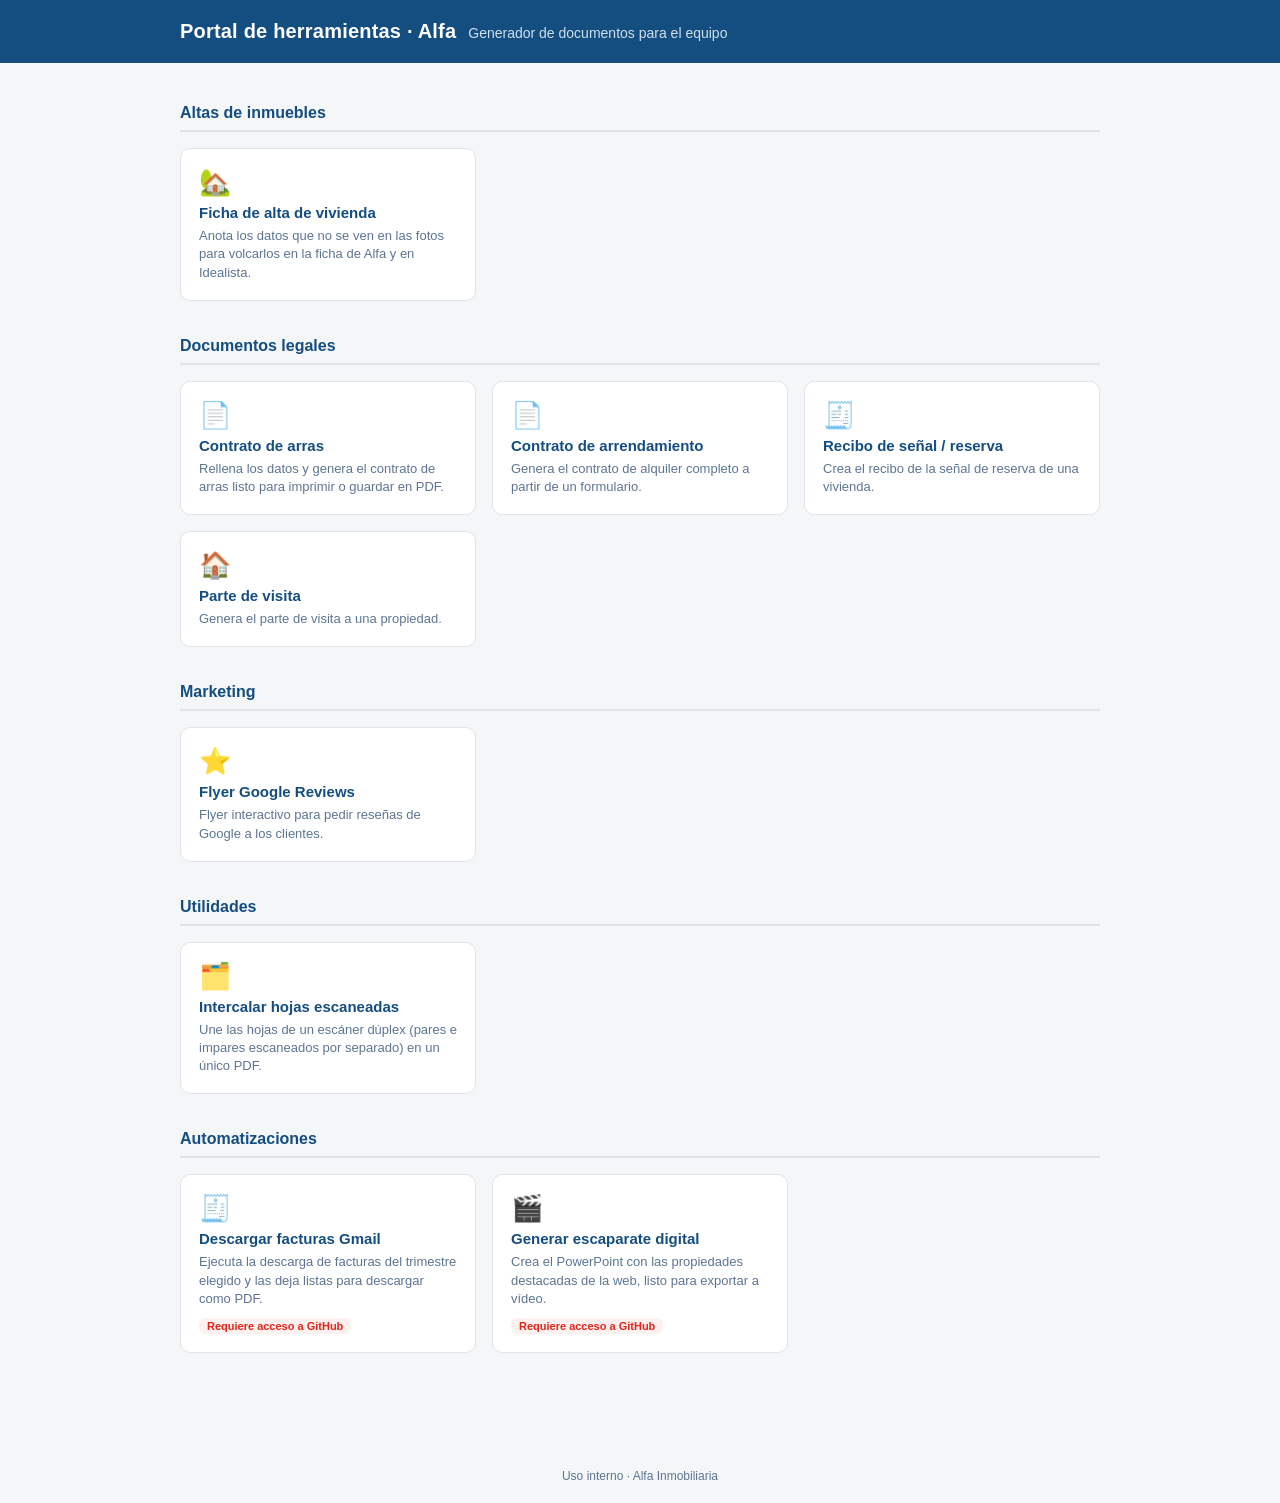
<file: index.html>
<!DOCTYPE html>
<html lang="es">
<head>
<meta charset="UTF-8">
<meta name="viewport" content="width=device-width, initial-scale=1.0">
<meta name="robots" content="noindex, nofollow">
<link rel="icon" type="image/png" sizes="32x32" href="assets/favicon-32.png">
<link rel="icon" type="image/png" sizes="512x512" href="assets/favicon-512.png">
<link rel="apple-touch-icon" sizes="180x180" href="assets/favicon-180.png">
<link rel="stylesheet" href="assets/estilo.css">
<title>Portal Alfa · Herramientas de la inmobiliaria</title>
<style>
  *{box-sizing:border-box;}
  body{
    margin:0;
    font-family:var(--fuente);
    background:var(--gray-row);
    color:var(--ink);
  }
  header{
    background:var(--blue-dark);
    color:#fff;
    padding:20px 0;
  }
  .barra{
    max-width:960px;
    margin:0 auto;
    padding:0 20px;
    display:flex;
    align-items:baseline;
    gap:12px;
    flex-wrap:wrap;
  }
  header h1{
    margin:0;
    font-size:20px;
    font-weight:600;
    letter-spacing:.2px;
  }
  header p{
    margin:0;
    font-size:14px;
    color:var(--azul-claro);
  }
  main{
    max-width:960px;
    margin:0 auto;
    padding:28px 20px 60px;
  }
  section{margin-bottom:36px;}
  section h2{
    font-size:16px;
    color:var(--blue-dark);
    border-bottom:2px solid var(--gray-border);
    padding-bottom:8px;
    margin-bottom:16px;
  }
  .grid{
    display:grid;
    grid-template-columns:repeat(auto-fill, minmax(240px, 1fr));
    gap:16px;
  }
  .card{
    background:#fff;
    border:1px solid var(--gray-border);
    border-radius:10px;
    padding:18px;
    text-decoration:none;
    color:var(--ink);
    display:flex;
    flex-direction:column;
    gap:6px;
    transition:box-shadow .15s ease, transform .15s ease;
  }
  .card:hover{
    box-shadow:0 4px 14px rgba(20,77,128,0.15);
    transform:translateY(-2px);
    border-color:var(--blue);
  }
  .card .icon{font-size:26px;}
  .card h3{
    margin:0;
    font-size:15px;
    color:var(--blue-dark);
  }
  .card p{
    margin:0;
    font-size:13px;
    color:var(--muted);
    line-height:1.4;
  }
  .badge{
    display:inline-block;
    font-size:11px;
    font-weight:bold;
    color:var(--orange);
    background:var(--orange-bg);
    border-radius:6px;
    padding:2px 8px;
    margin-top:4px;
    align-self:flex-start;
  }
  footer{
    text-align:center;
    font-size:12px;
    color:var(--muted);
    padding:20px;
  }
</style>
</head>
<body>
<header>
  <div class="barra">
    <h1>Portal de herramientas · Alfa</h1>
    <p>Generador de documentos para el equipo</p>
  </div>
</header>
<main>
  <section>
    <h2>Altas de inmuebles</h2>
    <div class="grid">
      <a class="card" href="documentos/ficha-alta-vivienda.html">
        <span class="icon">🏡</span>
        <h3>Ficha de alta de vivienda</h3>
        <p>Anota los datos que no se ven en las fotos para volcarlos en la ficha de Alfa y en Idealista.</p>
      </a>
    </div>
  </section>

  <section>
    <h2>Documentos legales</h2>
    <div class="grid">
      <a class="card" href="documentos/contrato-de-arras.html">
        <span class="icon">📄</span>
        <h3>Contrato de arras</h3>
        <p>Rellena los datos y genera el contrato de arras listo para imprimir o guardar en PDF.</p>
      </a>
      <a class="card" href="documentos/contrato-de-arrendamiento.html">
        <span class="icon">📄</span>
        <h3>Contrato de arrendamiento</h3>
        <p>Genera el contrato de alquiler completo a partir de un formulario.</p>
      </a>
      <a class="card" href="documentos/recibo-de-reserva.html">
        <span class="icon">🧾</span>
        <h3>Recibo de señal / reserva</h3>
        <p>Crea el recibo de la señal de reserva de una vivienda.</p>
      </a>
      <a class="card" href="documentos/parte-de-visita.html">
        <span class="icon">🏠</span>
        <h3>Parte de visita</h3>
        <p>Genera el parte de visita a una propiedad.</p>
      </a>
    </div>
  </section>

  <section>
    <h2>Marketing</h2>
    <div class="grid">
      <a class="card" href="documentos/flyer-google-reviews.html">
        <span class="icon">⭐</span>
        <h3>Flyer Google Reviews</h3>
        <p>Flyer interactivo para pedir reseñas de Google a los clientes.</p>
      </a>
    </div>
  </section>

  <section>
    <h2>Utilidades</h2>
    <div class="grid">
      <a class="card" href="documentos/intercalar-hojas-escaneadas.html">
        <span class="icon">🗂️</span>
        <h3>Intercalar hojas escaneadas</h3>
        <p>Une las hojas de un escáner dúplex (pares e impares escaneados por separado) en un único PDF.</p>
      </a>
    </div>
  </section>

  <section>
    <h2>Automatizaciones</h2>
    <div class="grid">
      <a class="card" href="https://github.com/FALWHITE/alfa-automatizaciones/actions/workflows/facturas.yml" target="_blank" rel="noopener">
        <span class="icon">🧾</span>
        <h3>Descargar facturas Gmail</h3>
        <p>Ejecuta la descarga de facturas del trimestre elegido y las deja listas para descargar como PDF.</p>
        <span class="badge">Requiere acceso a GitHub</span>
      </a>
      <a class="card" href="https://github.com/FALWHITE/alfa-automatizaciones/actions/workflows/escaparate-digital.yml" target="_blank" rel="noopener">
        <span class="icon">🎬</span>
        <h3>Generar escaparate digital</h3>
        <p>Crea el PowerPoint con las propiedades destacadas de la web, listo para exportar a vídeo.</p>
        <span class="badge">Requiere acceso a GitHub</span>
      </a>
    </div>
  </section>
</main>
<footer>
  Uso interno · Alfa Inmobiliaria
</footer>
</body>
</html>
</file>
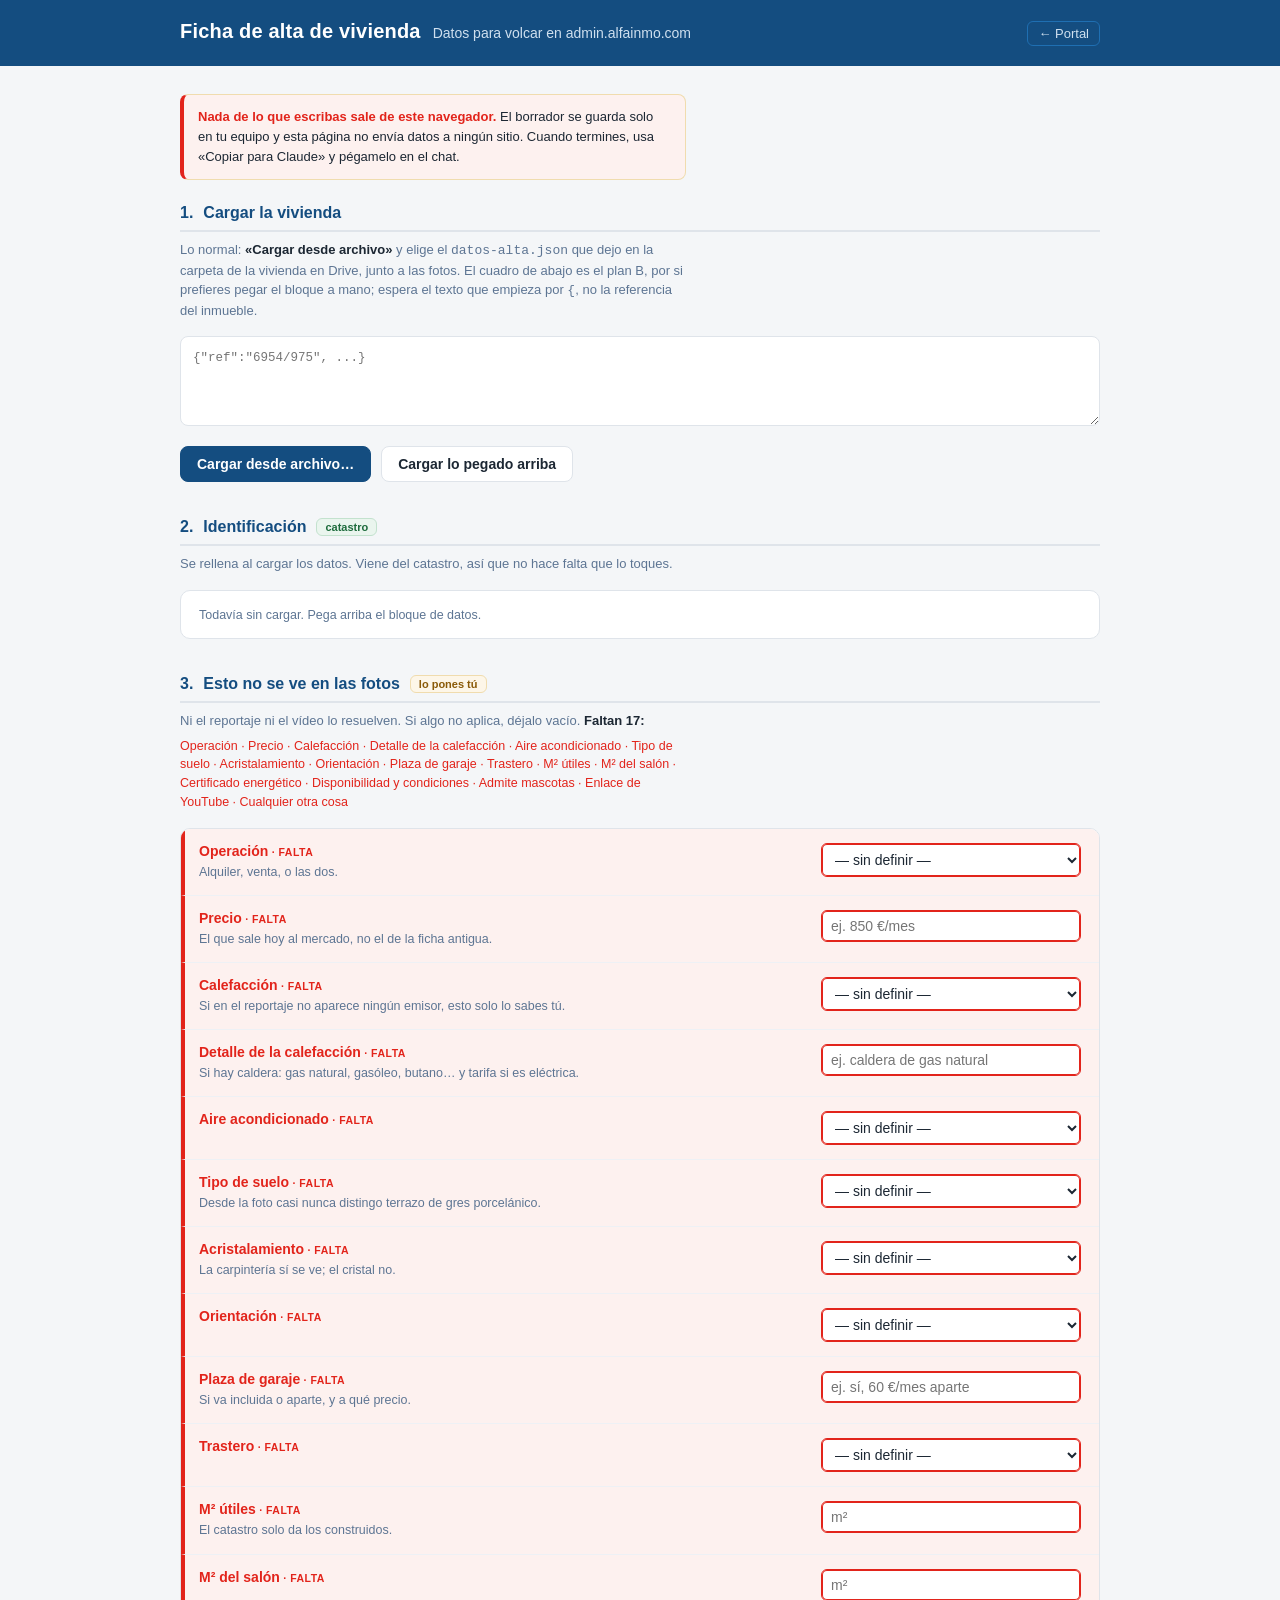
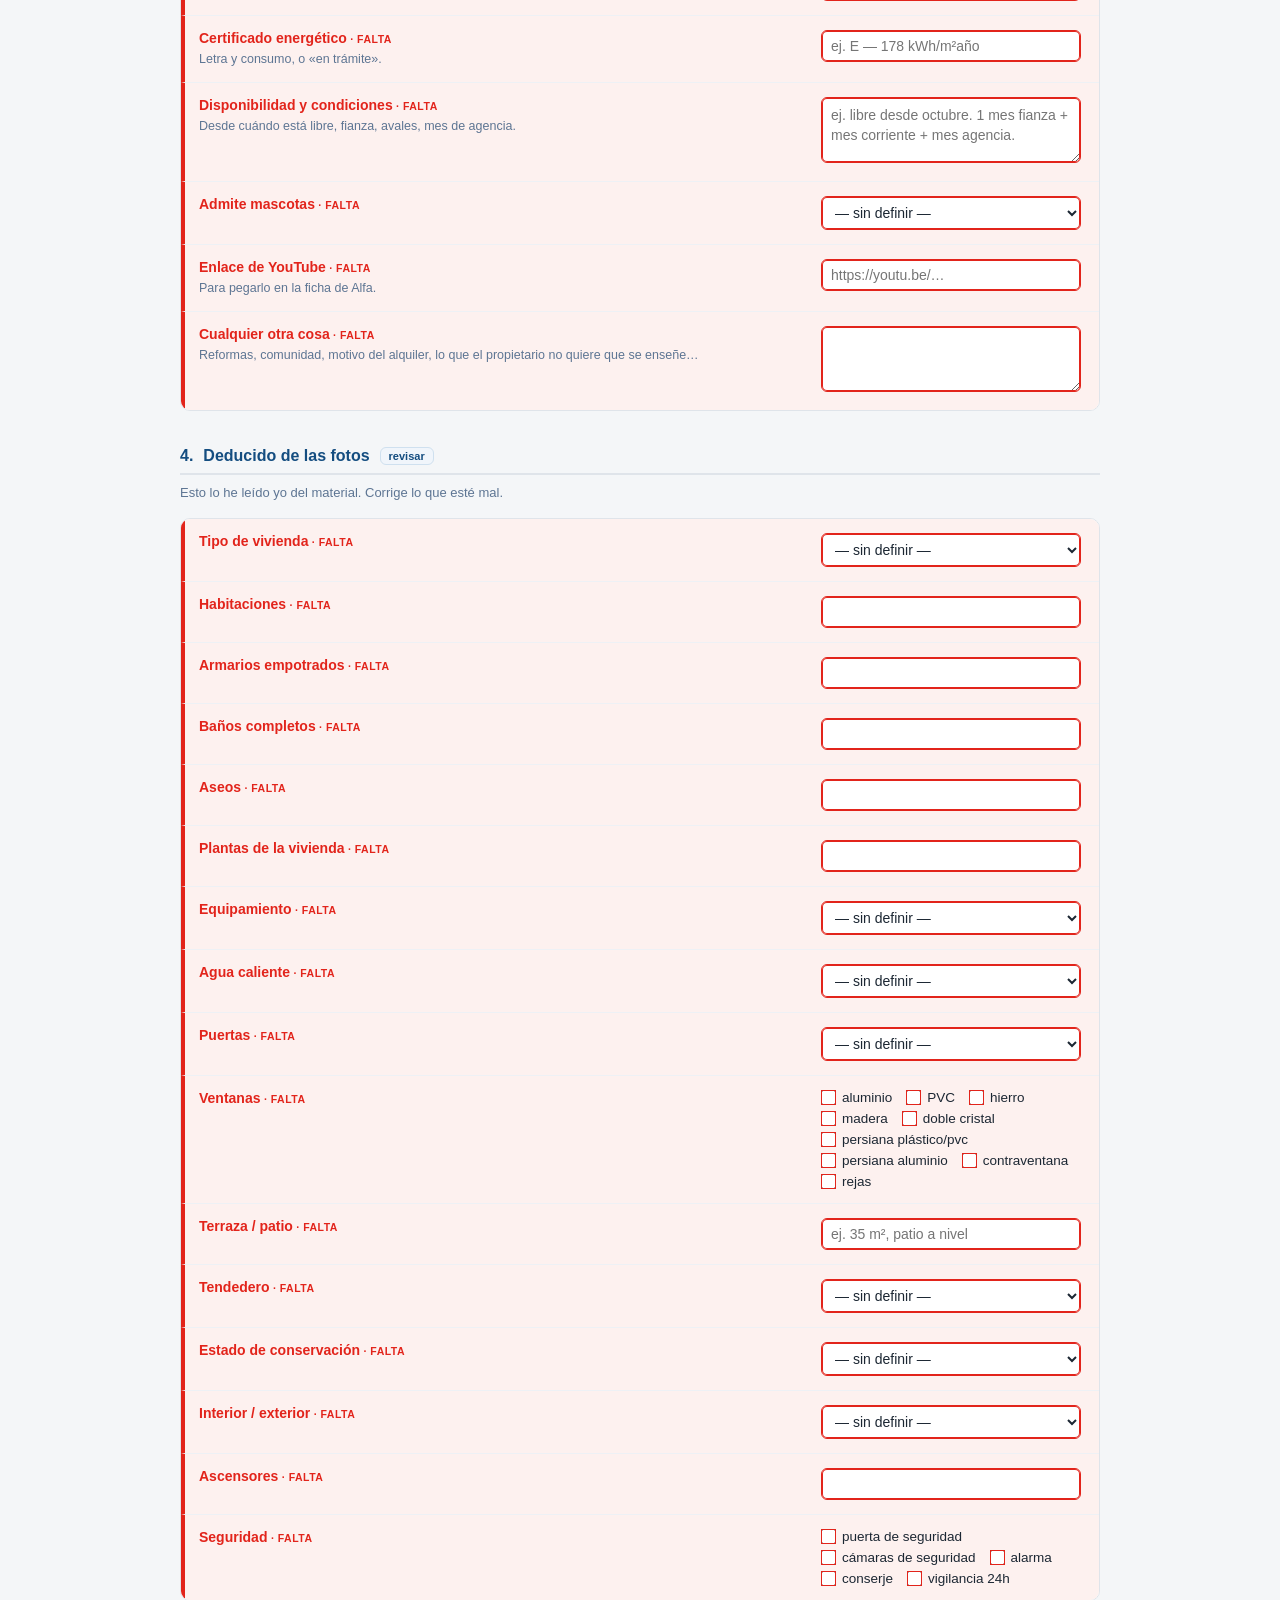
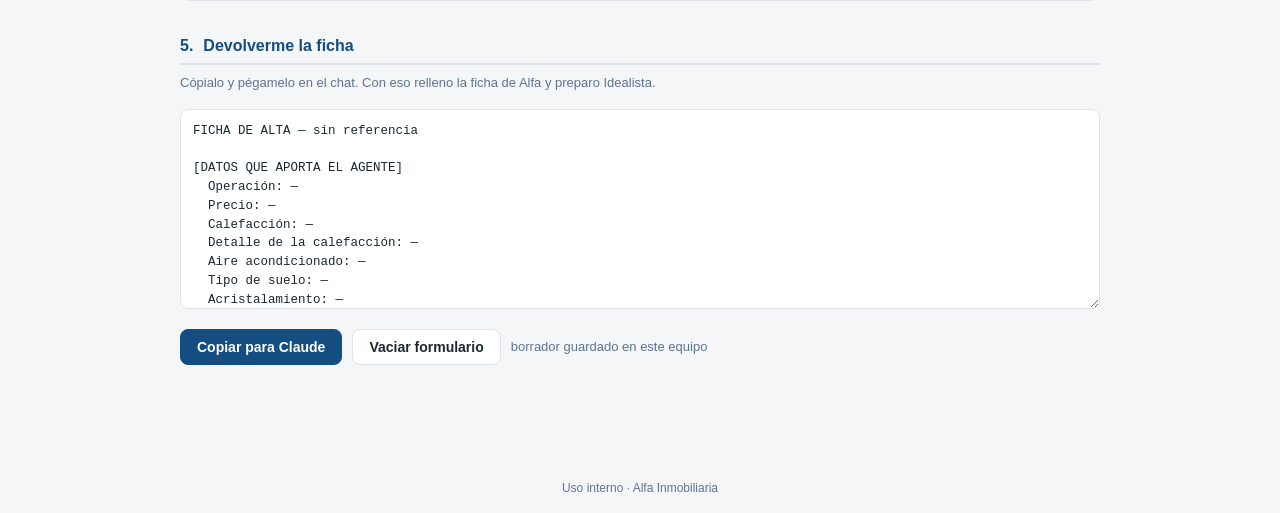
<file: documentos/ficha-alta-vivienda.html>
<!DOCTYPE html>
<html lang="es">
<head>
<meta charset="UTF-8">
<meta name="viewport" content="width=device-width, initial-scale=1.0">
<meta name="robots" content="noindex, nofollow">
<link rel="icon" type="image/png" sizes="32x32" href="../assets/favicon-32.png">
<link rel="icon" type="image/png" sizes="512x512" href="../assets/favicon-512.png">
<link rel="apple-touch-icon" sizes="180x180" href="../assets/favicon-180.png">
<link rel="stylesheet" href="../assets/estilo.css">
<title>Ficha de alta · Portal Alfa</title>
<style>
  *{box-sizing:border-box;}
  body{margin:0;font-family:var(--fuente);background:var(--gray-row);color:var(--ink);}
  header{background:var(--blue-dark);color:#fff;padding:20px 0;}
  .barra{max-width:960px;margin:0 auto;padding:0 20px;display:flex;align-items:baseline;gap:12px;flex-wrap:wrap;}
  header h1{margin:0;font-size:20px;font-weight:600;letter-spacing:.2px;}
  header p{margin:0;font-size:14px;color:var(--azul-claro);}
  header a.volver{margin-left:auto;color:var(--azul-claro);font-size:13px;text-decoration:none;border:1px solid var(--azul);border-radius:6px;padding:4px 10px;}
  header a.volver:hover{background:var(--azul);color:#fff;}
  main{max-width:960px;margin:0 auto;padding:28px 20px 60px;}
  section{margin-bottom:36px;}
  section h2{font-size:16px;color:var(--blue-dark);border-bottom:2px solid var(--gray-border);padding-bottom:8px;margin-bottom:8px;display:flex;align-items:center;gap:10px;flex-wrap:wrap;}
  .nota{font-size:13px;color:var(--muted);line-height:1.5;margin:0 0 16px;max-width:70ch;}
  .nota b{color:var(--ink);}

  .etiqueta{font-size:11px;font-weight:bold;border-radius:6px;padding:2px 8px;border:1px solid;}
  .etiqueta.falta{color:var(--ambar);background:var(--ambar-fondo);border-color:var(--ambar-borde);}
  .etiqueta.rev{color:var(--blue-dark);background:var(--azul-tenue);border-color:var(--azul-claro);}
  .etiqueta.ok{color:var(--verde);background:var(--verde-fondo);border-color:var(--verde-borde);}

  .panel{background:#fff;border:1px solid var(--gray-border);border-radius:10px;overflow:hidden;}
  .fila{display:grid;grid-template-columns:1fr 260px;gap:10px 20px;align-items:start;padding:14px 18px;border-top:1px solid var(--gris-linea);}
  .fila:first-child{border-top:none;}
  .fila.pendiente{background:var(--ambar-fondo);}

  /* Lo que falta: rojo, y solo en lo que está de verdad vacío */
  .fila[data-vacio="1"]{background:var(--rojo-fondo);border-left:4px solid var(--rojo);padding-left:14px;}
  .fila[data-vacio="1"] .nombre{color:var(--rojo);}
  .fila[data-vacio="1"] .nombre::after{content:" · FALTA";font-size:10.5px;font-weight:bold;letter-spacing:.5px;}
  .fila[data-vacio="1"] input,.fila[data-vacio="1"] select,.fila[data-vacio="1"] textarea{border-color:var(--rojo);box-shadow:inset 0 0 0 1px var(--rojo);}
  .fila[data-vacio="0"] .nombre::after{content:" \2713";color:var(--verde);font-weight:bold;}
  .resumen-falta{color:var(--rojo);font-weight:bold;}
  .resumen-falta.completo{color:var(--verde);}
  .lista-falta{display:block;margin-top:6px;color:var(--rojo);font-size:12.5px;line-height:1.5;}
  .campo{min-width:0;}
  .campo .nombre{font-size:14px;font-weight:bold;display:block;margin-bottom:3px;}
  .campo .pista{font-size:12.5px;color:var(--muted);line-height:1.45;}
  .campo .pista code{background:var(--gray-row);border:1px solid var(--gray-border);border-radius:3px;padding:0 4px;font-size:11.5px;}
  .valor input,.valor select,.valor textarea{width:100%;font-family:inherit;font-size:14px;color:var(--ink);background:#fff;border:1px solid var(--gray-border);border-radius:6px;padding:7px 9px;}
  .valor textarea{min-height:66px;resize:vertical;line-height:1.45;}
  .valor input:focus,.valor select:focus,.valor textarea:focus{outline:2px solid var(--blue);outline-offset:1px;border-color:var(--blue);}
  .marcas{display:flex;flex-wrap:wrap;gap:6px 14px;}
  .marcas label{display:flex;align-items:center;gap:6px;font-size:13.5px;color:var(--ink);cursor:pointer;}
  .marcas input{width:15px;height:15px;accent-color:var(--blue);margin:0;cursor:pointer;}
  .solo-lectura{font-size:13.5px;color:var(--muted);word-break:break-word;padding-top:7px;}

  .acciones{display:flex;gap:10px;flex-wrap:wrap;align-items:center;margin-top:16px;}
  button{font-family:inherit;font-size:14px;font-weight:bold;border-radius:8px;padding:9px 16px;cursor:pointer;border:1px solid var(--gray-border);background:#fff;color:var(--ink);}
  button:hover{border-color:var(--blue);color:var(--blue-dark);}
  button.principal{background:var(--blue-dark);border-color:var(--blue-dark);color:#fff;}
  button.principal:hover{background:var(--blue);border-color:var(--blue);color:#fff;}
  button:focus-visible,.boton-archivo:focus-visible{outline:2px solid var(--blue);outline-offset:2px;}
  .boton-archivo{display:inline-block;font-family:inherit;font-size:14px;font-weight:bold;border-radius:8px;padding:9px 16px;cursor:pointer;background:var(--blue-dark);border:1px solid var(--blue-dark);color:#fff;}
  .boton-archivo:hover{background:var(--blue);border-color:var(--blue);}
  .estado{font-size:13px;color:var(--muted);}
  .estado.ok{color:var(--verde);}
  .estado.mal{color:var(--rojo);font-weight:bold;max-width:60ch;}

  .resumen{width:100%;min-height:200px;font-family:ui-monospace,"SF Mono",Menlo,Consolas,monospace;font-size:12.5px;line-height:1.5;border:1px solid var(--gray-border);border-radius:8px;padding:12px;background:#fff;color:var(--ink);resize:vertical;}
  .aviso{background:var(--orange-bg);border:1px solid var(--ambar-borde);border-left:4px solid var(--orange);border-radius:8px;padding:12px 14px;font-size:13px;line-height:1.55;color:var(--ink);margin-bottom:24px;max-width:70ch;}
  .aviso b{color:var(--orange);}
  .contador{font-size:13px;color:var(--muted);}
  footer{text-align:center;font-size:12px;color:var(--muted);padding:20px;}

  @media (max-width:640px){
    .fila{grid-template-columns:1fr;gap:8px;}
    header a.volver{margin-left:0;}
  }
</style>
</head>
<body>
<header>
  <div class="barra">
    <h1>Ficha de alta de vivienda</h1>
    <p>Datos para volcar en admin.alfainmo.com</p>
    <a class="volver" href="../index.html">← Portal</a>
  </div>
</header>

<main>
  <div class="aviso">
    <b>Nada de lo que escribas sale de este navegador.</b> El borrador se guarda solo en tu equipo y esta página no envía datos a ningún sitio. Cuando termines, usa «Copiar para Claude» y pégamelo en el chat.
  </div>

  <section>
    <h2><span class="n"></span>Cargar la vivienda</h2>
    <p class="nota">Lo normal: <b>«Cargar desde archivo»</b> y elige el <code>datos-alta.json</code> que dejo en la carpeta de la vivienda en Drive, junto a las fotos. El cuadro de abajo es el plan B, por si prefieres pegar el bloque a mano; espera el texto que empieza por <code>{</code>, no la referencia del inmueble.</p>
    <textarea class="resumen" id="entrada" style="min-height:90px" placeholder='{"ref":"6954/975", ...}'></textarea>
    <div class="acciones">
      <label class="boton-archivo" for="archivo">Cargar desde archivo…</label>
      <input type="file" id="archivo" accept=".json,application/json" hidden>
      <button type="button" id="btn-cargar">Cargar lo pegado arriba</button>
      <span class="estado" id="estado-carga"></span>
    </div>
  </section>

  <section>
    <h2><span class="n"></span>Identificación <span class="etiqueta ok">catastro</span></h2>
    <p class="nota" id="nota-cat">Se rellena al cargar los datos. Viene del catastro, así que no hace falta que lo toques.</p>
    <div class="panel" id="panel-cat"></div>
  </section>

  <section id="sec-hecho" hidden>
    <h2><span class="n"></span>Ya volcado en la ficha de Alfa <span class="etiqueta ok">para revisar</span></h2>
    <p class="nota">Esto ya está grabado en <b>admin.alfainmo.com</b>, con el inmueble todavía de baja. Repásalo y dime si algo no cuadra.</p>
    <div class="panel" id="panel-hecho"></div>
  </section>

  <section>
    <h2><span class="n"></span>Esto no se ve en las fotos <span class="etiqueta falta">lo pones tú</span></h2>
    <p class="nota">Ni el reportaje ni el vídeo lo resuelven. Si algo no aplica, déjalo vacío. <b id="contador" class="contador resumen-falta"></b><span class="lista-falta" id="lista-falta"></span></p>
    <div class="panel" id="panel-falta"></div>
  </section>

  <section>
    <h2><span class="n"></span>Deducido de las fotos <span class="etiqueta rev">revisar</span></h2>
    <p class="nota">Esto lo he leído yo del material. Corrige lo que esté mal.</p>
    <div class="panel" id="panel-deduc"></div>
  </section>

  <section>
    <h2><span class="n"></span>Devolverme la ficha</h2>
    <p class="nota">Cópialo y pégamelo en el chat. Con eso relleno la ficha de Alfa y preparo Idealista.</p>
    <textarea class="resumen" id="salida" readonly></textarea>
    <div class="acciones">
      <button type="button" class="principal" id="btn-copiar">Copiar para Claude</button>
      <button type="button" id="btn-vaciar">Vaciar formulario</button>
      <span class="estado" id="estado">borrador guardado en este equipo</span>
    </div>
  </section>
</main>

<footer>Uso interno · Alfa Inmobiliaria</footer>

<script>
var FALTA=[
 {id:"operacion",n:"Operación",p:"Alquiler, venta, o las dos.",t:"select",o:["","alquiler","venta","venta y alquiler","opción a compra"]},
 {id:"precio",n:"Precio",p:"El que sale hoy al mercado, no el de la ficha antigua.",t:"text",ph:"ej. 850 €/mes"},
 {id:"calefaccion",n:"Calefacción",p:"Si en el reportaje no aparece ningún emisor, esto solo lo sabes tú.",t:"select",o:["","no tiene","acumuladores eléctricos","radiadores eléctricos","radiadores de agua / caldera","bomba de calor","suelo radiante","otro"]},
 {id:"calef_detalle",n:"Detalle de la calefacción",p:"Si hay caldera: gas natural, gasóleo, butano… y tarifa si es eléctrica.",t:"text",ph:"ej. caldera de gas natural"},
 {id:"aire",n:"Aire acondicionado",t:"select",o:["","no tiene","frío","frío/calor"]},
 {id:"suelo",n:"Tipo de suelo",p:"Desde la foto casi nunca distingo terrazo de gres porcelánico.",t:"select",o:["","terrazo","gres","mármol","tarima","parquet","moqueta","otros"]},
 {id:"doble_cristal",n:"Acristalamiento",p:"La carpintería sí se ve; el cristal no.",t:"select",o:["","doble cristal","cristal sencillo","doble ventana"]},
 {id:"orientacion",n:"Orientación",t:"select",o:["","norte","nordeste","este","sudeste","sur","suroeste","oeste","noroeste"]},
 {id:"garaje",n:"Plaza de garaje",p:"Si va incluida o aparte, y a qué precio.",t:"text",ph:"ej. sí, 60 €/mes aparte"},
 {id:"trastero",n:"Trastero",t:"select",o:["","no","sí"]},
 {id:"m2_utiles",n:"M² útiles",p:"El catastro solo da los construidos.",t:"number",ph:"m²"},
 {id:"m2_salon",n:"M² del salón",t:"number",ph:"m²"},
 {id:"cee",n:"Certificado energético",p:"Letra y consumo, o «en trámite».",t:"text",ph:"ej. E — 178 kWh/m²año"},
 {id:"disponible",n:"Disponibilidad y condiciones",p:"Desde cuándo está libre, fianza, avales, mes de agencia.",t:"textarea",ph:"ej. libre desde octubre. 1 mes fianza + mes corriente + mes agencia."},
 {id:"mascotas",n:"Admite mascotas",t:"select",o:["","no","sí"]},
 {id:"youtube",n:"Enlace de YouTube",p:"Para pegarlo en la ficha de Alfa.",t:"text",ph:"https://youtu.be/…"},
 {id:"extra",n:"Cualquier otra cosa",p:"Reformas, comunidad, motivo del alquiler, lo que el propietario no quiere que se enseñe…",t:"textarea"}
];

var DEDUC=[
 {id:"tipo",n:"Tipo de vivienda",t:"select",o:["","piso","apartamento","estudio","loft","dúplex","ático"]},
 {id:"habitaciones",n:"Habitaciones",t:"number"},
 {id:"armarios",n:"Armarios empotrados",t:"number"},
 {id:"banos",n:"Baños completos",t:"number"},
 {id:"aseos",n:"Aseos",t:"number"},
 {id:"plantas",n:"Plantas de la vivienda",t:"number"},
 {id:"equipamiento",n:"Equipamiento",t:"select",o:["","sin amueblar","cocina amueblada","amueblado"]},
 {id:"agua_caliente",n:"Agua caliente",t:"select",o:["","central","individual"]},
 {id:"puertas",n:"Puertas",t:"select",o:["","madera barnizada","madera lacada","madera pintada","otros"]},
 {id:"ventanas",n:"Ventanas",t:"marcas",o:["aluminio","PVC","hierro","madera","doble cristal","persiana plástico/pvc","persiana aluminio","contraventana","rejas"]},
 {id:"terraza",n:"Terraza / patio",t:"text",ph:"ej. 35 m², patio a nivel"},
 {id:"tendedero",n:"Tendedero",t:"select",o:["","cubierto","descubierto"]},
 {id:"estado",n:"Estado de conservación",t:"select",o:["","a reformar","buen estado","promoción de obra nueva","reforma a estrenar"]},
 {id:"int_ext",n:"Interior / exterior",t:"select",o:["","exterior","interior","Mixto"]},
 {id:"ascensor",n:"Ascensores",t:"number"},
 {id:"seguridad",n:"Seguridad",t:"marcas",o:["puerta de seguridad","cámaras de seguridad","alarma","conserje","vigilancia 24h"]}
];

var CLAVE="alfa-ficha-alta";
var estado={}, notas={}, catastro=[], cabecera={}, hecho=[];

function q(id){return document.getElementById(id);}
function esc(s){return String(s==null?"":s).replace(/[&<>"]/g,function(c){return {"&":"&amp;","<":"&lt;",">":"&gt;",'"':"&quot;"}[c];});}

function control(f){
  var v=estado[f.id];
  if(f.t==="marcas"){
    return '<div class="marcas">'+f.o.map(function(o,i){
      var on=(Array.isArray(v)&&v.indexOf(o)>=0)?" checked":"";
      return '<label><input type="checkbox" id="'+f.id+'_'+i+'" data-f="'+f.id+'" data-o="'+esc(o)+'"'+on+'><span>'+esc(o)+'</span></label>';
    }).join("")+'</div>';
  }
  if(f.t==="select"){
    return '<select id="'+f.id+'" data-f="'+f.id+'">'+f.o.map(function(o){
      return '<option value="'+esc(o)+'"'+(o===(v||"")?" selected":"")+'>'+(o===""?"— sin definir —":esc(o))+'</option>';
    }).join("")+'</select>';
  }
  if(f.t==="textarea"){
    return '<textarea id="'+f.id+'" data-f="'+f.id+'" placeholder="'+esc(f.ph||"")+'">'+esc(v||"")+'</textarea>';
  }
  return '<input type="'+(f.t==="number"?"number":"text")+'" id="'+f.id+'" data-f="'+f.id+'" value="'+esc(v||"")+'" placeholder="'+esc(f.ph||"")+'">';
}

function pinta(lista,destino,pendiente){
  q(destino).innerHTML=lista.map(function(f){
    var pista=notas[f.id]||f.p||"";
    return '<div class="fila'+(pendiente?" pendiente":"")+'" data-fila="'+f.id+'">'
      +'<div class="campo"><span class="nombre">'+esc(f.n)+'</span>'
      +(pista?'<span class="pista">'+pista+'</span>':'')+'</div>'
      +'<div class="valor">'+control(f)+'</div></div>';
  }).join("");
}

function pintaCat(){
  if(!catastro.length){
    q("panel-cat").innerHTML='<div class="fila"><div class="campo"><span class="pista">Todavía sin cargar. Pega arriba el bloque de datos.</span></div><div class="solo-lectura"></div></div>';
    return;
  }
  q("panel-cat").innerHTML=catastro.map(function(r){
    return '<div class="fila"><div class="campo"><span class="nombre">'+esc(r[0])+'</span></div><div class="solo-lectura">'+esc(r[1])+'</div></div>';
  }).join("");
}

function pintaHecho(){
  var sec=q("sec-hecho");
  if(!hecho.length){ sec.hidden=true; return; }
  sec.hidden=false;
  q("panel-hecho").innerHTML=hecho.map(function(r){
    return '<div class="fila"><div class="campo"><span class="nombre">'+esc(r[0])+'</span>'
      +(r[2]?'<span class="pista">'+r[2]+'</span>':'')
      +'</div><div class="solo-lectura">'+esc(r[1])+'</div></div>';
  }).join("");
}

function cargar(d){
  cabecera={ref:d.ref||"",direccion:d.direccion||""};
  catastro=Array.isArray(d.catastro)?d.catastro:[];
  hecho=Array.isArray(d.hecho)?d.hecho:[];
  notas=d.notas||{};
  var val=d.valores||{};
  Object.keys(val).forEach(function(k){ estado[k]=val[k]; });
  repinta(); guarda();
  if(cabecera.ref) document.title="Ficha "+cabecera.ref+" · Portal Alfa";
}

function recoge(){
  var vistos={};
  Array.prototype.forEach.call(document.querySelectorAll("[data-f]"),function(n){
    var k=n.dataset.f;
    if(n.type==="checkbox"){
      if(!vistos[k]){estado[k]=[];vistos[k]=1;}
      if(n.checked) estado[k].push(n.dataset.o);
    } else { estado[k]=n.value; }
  });
}

function vacio(v){return v===undefined||v===""||v===null||(Array.isArray(v)&&!v.length);}

function contador(){
  var faltan=[];
  FALTA.concat(DEDUC).forEach(function(f){
    var fila=document.querySelector('[data-fila="'+f.id+'"]');
    var v=vacio(estado[f.id]);
    if(fila) fila.setAttribute("data-vacio", v?"1":"0");
    if(v && FALTA.indexOf(f)>=0) faltan.push(f.n);
  });
  var c=q("contador");
  c.textContent = faltan.length ? ("Faltan "+faltan.length+":") : "Completo, no falta nada.";
  c.className = "contador resumen-falta"+(faltan.length?"":" completo");
  q("lista-falta").textContent = faltan.join(" · ");
}

function texto(){
  var l=[];
  l.push("FICHA DE ALTA — "+(cabecera.ref||"sin referencia")+(cabecera.direccion?" · "+cabecera.direccion:""));
  l.push("");
  if(catastro.length){
    l.push("[CATASTRO]");
    catastro.forEach(function(r){l.push("  "+r[0]+": "+r[1]);});
    l.push("");
  }
  function bloque(t,lista){
    l.push("["+t+"]");
    lista.forEach(function(f){
      var v=estado[f.id];
      if(Array.isArray(v)) v=v.join(", ");
      l.push("  "+f.n+": "+(vacio(v)?"—":String(v).replace(/\n/g," / ")));
    });
    l.push("");
  }
  bloque("DATOS QUE APORTA EL AGENTE",FALTA);
  bloque("REVISADO SOBRE LAS FOTOS",DEDUC);
  return l.join("\n");
}

function guarda(){
  recoge(); contador();
  q("salida").value=texto();
  try{ localStorage.setItem(CLAVE,JSON.stringify({estado:estado,notas:notas,catastro:catastro,cabecera:cabecera,hecho:hecho})); }catch(e){}
}

function numera(){
  var n=0;
  Array.prototype.forEach.call(document.querySelectorAll("main > section"),function(sec){
    if(sec.hidden) return;
    n++;
    var e=sec.querySelector("h2 .n");
    if(e) e.textContent=n+". ";
  });
}

function repinta(){ pintaCat(); pintaHecho(); numera(); pinta(FALTA,"panel-falta",true); pinta(DEDUC,"panel-deduc",false); contador(); q("salida").value=texto(); }

q("btn-cargar").addEventListener("click",function(){
  var txt=q("entrada").value.trim();
  if(!txt){ q("estado-carga").textContent="Pega antes el bloque de datos."; return; }
  var d=null;
  try{ d=JSON.parse(txt); }catch(e){ d=null; }
  var util = d && typeof d==="object" && !Array.isArray(d) &&
             (d.valores||d.catastro||d.hecho||d.ref);
  if(!util){
    var ref=txt.match(/^\s*(?:6954\s*\/\s*)?(\d{1,5})\s*$/);
    q("estado-carga").className="estado mal";
    q("estado-carga").textContent = ref
      ? "Eso es la referencia del inmueble, no el bloque de datos. Pídeme en el chat el enlace de la "+ref[1]+" y ábrelo: la ficha se rellena sola."
      : "Eso no es un bloque de datos. Tiene que empezar por «{». Lo más cómodo es pedirme el enlace en el chat.";
    return;
  }
  cargar(d);
  q("estado-carga").textContent="Cargado"+(cabecera.ref?" · "+cabecera.ref:"")+".";
  q("estado-carga").className="estado ok";
});

q("archivo").addEventListener("change",function(ev){
  var f=ev.target.files&&ev.target.files[0];
  if(!f) return;
  var lector=new FileReader();
  lector.onload=function(){
    var d=null;
    try{ d=JSON.parse(String(lector.result)); }catch(e){ d=null; }
    if(!d||typeof d!=="object"||Array.isArray(d)||!(d.valores||d.catastro||d.hecho||d.ref)){
      q("estado-carga").className="estado mal";
      q("estado-carga").textContent="Ese archivo no tiene el formato esperado. Debe ser el datos-alta.json de la carpeta de la vivienda.";
      return;
    }
    cargar(d);
    q("estado-carga").className="estado ok";
    q("estado-carga").textContent="Cargado desde "+f.name+(cabecera.ref?" · "+cabecera.ref:"")+".";
  };
  lector.onerror=function(){
    q("estado-carga").className="estado mal";
    q("estado-carga").textContent="No se ha podido leer el archivo.";
  };
  lector.readAsText(f,"utf-8");
  ev.target.value="";
});

q("btn-copiar").addEventListener("click",function(){
  guarda();
  var t=q("salida");
  t.removeAttribute("readonly"); t.select(); t.setSelectionRange(0,999999);
  var hecho=false;
  try{ hecho=document.execCommand("copy"); }catch(e){}
  t.setAttribute("readonly","readonly");
  if(navigator.clipboard&&!hecho){ navigator.clipboard.writeText(t.value).then(function(){ q("estado").textContent="Copiado. Pégamelo en el chat."; q("estado").className="estado ok"; }); return; }
  q("estado").textContent=hecho?"Copiado. Pégamelo en el chat.":"Selecciónalo y cópialo a mano.";
  q("estado").className="estado"+(hecho?" ok":"");
});

q("btn-vaciar").addEventListener("click",function(){
  if(!confirm("¿Vaciar el formulario y borrar el borrador guardado?")) return;
  estado={}; notas={}; catastro=[]; cabecera={}; hecho=[];
  try{ localStorage.removeItem(CLAVE); }catch(e){}
  q("entrada").value=""; q("estado-carga").textContent=""; document.title="Ficha de alta · Portal Alfa";
  repinta();
  q("estado").textContent="Formulario vacío."; q("estado").className="estado";
});

document.addEventListener("input",function(e){ if(e.target.dataset&&e.target.dataset.f) guarda(); });
document.addEventListener("change",function(e){ if(e.target.dataset&&e.target.dataset.f) guarda(); });

try{
  var g=localStorage.getItem(CLAVE);
  if(g){ var d=JSON.parse(g); estado=d.estado||{}; notas=d.notas||{}; catastro=d.catastro||[]; cabecera=d.cabecera||{}; hecho=d.hecho||[]; }
}catch(e){}
repinta();

// Carga automática: Claude pasa un enlace con los datos detrás de #d=
(function(){
  var h=location.hash||"";
  var i=h.indexOf("#d=");
  if(i<0) return;
  try{
    var b=h.slice(i+3).replace(/-/g,"+").replace(/_/g,"/");
    while(b.length%4) b+="=";
    var bin=atob(b), bytes=new Uint8Array(bin.length);
    for(var j=0;j<bin.length;j++) bytes[j]=bin.charCodeAt(j);
    cargar(JSON.parse(new TextDecoder("utf-8").decode(bytes)));
    q("estado-carga").textContent="Cargado desde el enlace"+(cabecera.ref?" · "+cabecera.ref:"")+".";
    q("estado-carga").className="estado ok";
    history.replaceState(null,"",location.pathname);
  }catch(e){
    q("estado-carga").textContent="El enlace venía dañado. Pídemelo otra vez.";
  }
})();
</script>
</body>
</html>
</file>
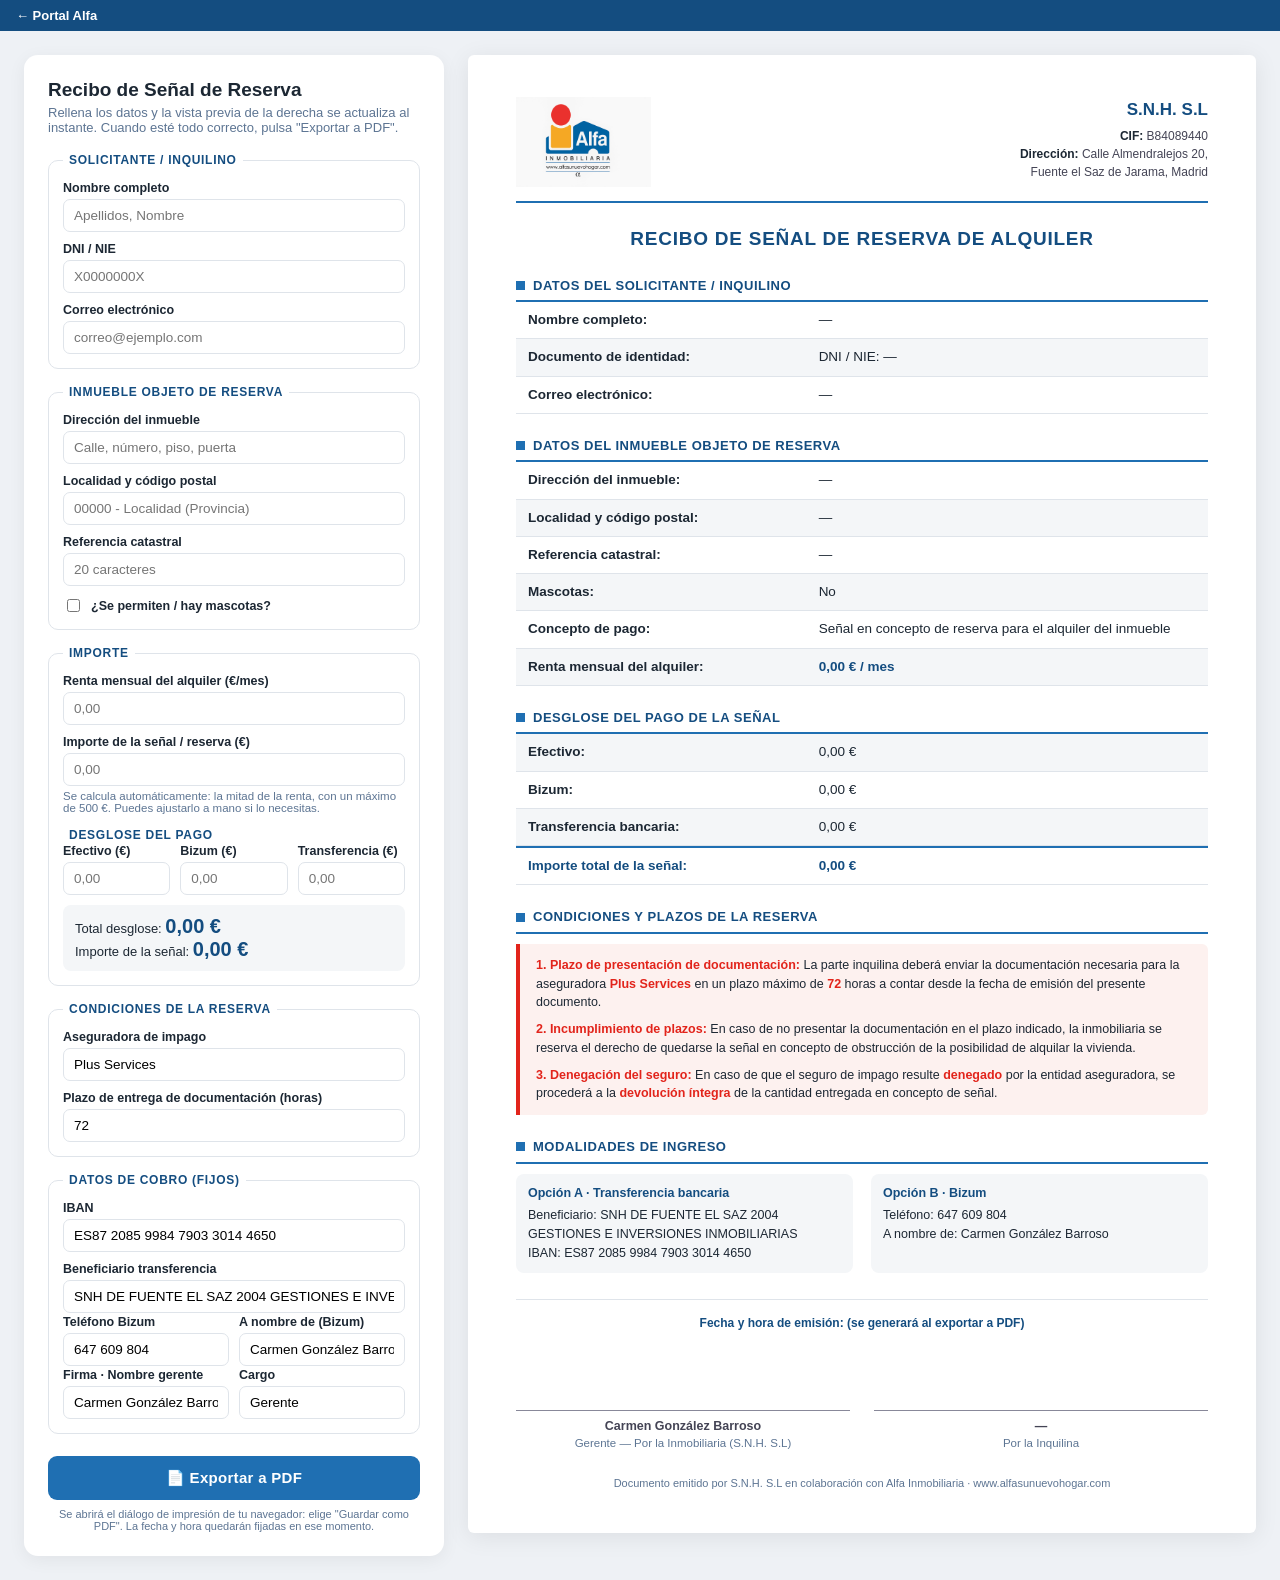
<file: documentos/recibo-de-reserva.html>
<!DOCTYPE html>
<html lang="es">
<head>
<link rel="icon" type="image/png" sizes="32x32" href="../assets/favicon-32.png">
<link rel="icon" type="image/png" sizes="512x512" href="../assets/favicon-512.png">
<link rel="apple-touch-icon" sizes="180x180" href="../assets/favicon-180.png">
<meta name="robots" content="noindex, nofollow">
<meta charset="UTF-8">
<meta name="viewport" content="width=device-width, initial-scale=1.0">
<link rel="stylesheet" href="../assets/estilo.css">
<title>Recibo de Señal de Reserva — Alfa Su Nuevo Hogar</title>
<style>
  :root{
    --blue:var(--azul);
    --blue-dark:var(--azul-oscuro);
    --orange:var(--rojo);
    --orange-bg:var(--rojo-fondo);
    --gray-row:var(--gris-fondo);
    --gray-border:var(--gris-borde);
    --ink:var(--tinta);
    --muted:var(--tinta-suave);
  }
  *{box-sizing:border-box;}
  body{
    margin:0; font-family:var(--fuente);
    background:var(--gris-linea); color:var(--ink);
  }
  #app{
    display:flex; gap:24px; align-items:flex-start;
    max-width:1400px; margin:0 auto; padding:24px;
  }

  /* ===================== FORM (left) ===================== */
  .form-col{
    flex:0 0 420px;
    background:#fff; border-radius:14px;
    padding:24px; box-shadow:0 4px 18px rgba(0,0,0,.06);
  }
  .form-col h1{
    font-size:19px; margin:0 0 4px;
  }
  .form-col .lead{
    font-size:13px; color:var(--muted); margin:0 0 18px;
  }
  fieldset{
    border:1px solid var(--gray-border); border-radius:10px;
    margin:0 0 16px; padding:12px 14px 14px;
  }
  legend{
    font-size:12px; font-weight:700; letter-spacing:.06em;
    text-transform:uppercase; color:var(--blue-dark);
    padding:0 6px;
  }
  label{
    display:block; font-size:12.5px; font-weight:600; color:var(--tinta);
    margin:10px 0 4px;
  }
  label:first-of-type{ margin-top:2px; }
  input[type=text], input[type=email], input[type=number]{
    width:100%; padding:8px 10px; font-size:13.5px;
    border:1px solid var(--gray-border); border-radius:7px;
    font-family:inherit; background:#fff;
  }
  input:focus{ outline:2px solid var(--blue); outline-offset:1px; }
  .row2{ display:flex; gap:10px; }
  .row2 > div{ flex:1; }
  .check-row{
    display:flex; align-items:center; gap:8px; margin:10px 0 0;
  }
  .check-row input{ width:auto; }
  .check-row label{ margin:0; font-weight:600; }
  .sub-checks{
    display:flex; gap:14px; margin:10px 0 0; padding-left:4px;
    flex-wrap:wrap;
  }
  .sub-checks label{
    display:flex; align-items:center; gap:6px;
    font-weight:500; margin:0; font-size:13px;
  }
  .sub-checks input{ width:auto; }
  .hint{ font-size:11.5px; color:var(--muted); margin-top:4px; }
  .calc-box{
    background:var(--gray-row); border-radius:8px; padding:10px 12px;
    margin-top:10px; font-size:13px;
  }
  .calc-box .amount{
    font-size:20px; font-weight:700; color:var(--blue-dark);
  }
  .match-ok{ color:var(--verde); font-weight:600; }
  .match-bad{ color:var(--orange); font-weight:600; }

  #export-btn{
    width:100%; margin-top:6px; padding:13px;
    background:var(--blue); color:#fff; border:none;
    border-radius:9px; font-size:15px; font-weight:700;
    cursor:pointer; letter-spacing:.02em;
  }
  #export-btn:hover{ background:var(--blue-dark); }
  .small-note{
    font-size:11px; color:var(--muted); margin-top:8px; text-align:center;
  }

  /* ===================== PREVIEW / RECEIPT (right) ===================== */
  .preview-col{ flex:1; min-width:0; }
  .receipt{
    background:#fff; max-width:850px; margin:0 auto;
    padding:42px 48px; border-radius:6px;
    box-shadow:0 4px 24px rgba(0,0,0,.08);
    font-size:13.5px; line-height:1.5;
  }

  .rcpt-header{
    display:flex; justify-content:space-between; align-items:flex-start;
    gap:24px; padding-bottom:14px; border-bottom:2px solid var(--blue);
  }
  .rcpt-header img{ height:90px; }
  .rcpt-company{ text-align:right; }
  .rcpt-company .name{ font-size:17px; font-weight:800; color:var(--blue-dark); margin-bottom:4px;}
  .rcpt-company .line{ font-size:12px; color:#445; }
  .rcpt-company b{ color:var(--ink); }

  .rcpt-title{
    text-align:center; font-size:19px; font-weight:800;
    color:var(--blue-dark); letter-spacing:.04em;
    margin:22px 0 18px;
  }

  .sec-title{
    display:flex; align-items:center; gap:8px;
    font-size:13px; font-weight:800; letter-spacing:.04em;
    color:var(--blue-dark); text-transform:uppercase;
    border-bottom:2px solid var(--blue);
    padding-bottom:5px; margin:22px 0 0;
  }
  .sec-title::before{
    content:""; display:inline-block; width:9px; height:9px;
    background:var(--blue); flex-shrink:0;
  }

  .data-row{
    display:flex; border-bottom:1px solid var(--gray-border);
  }
  .data-row:nth-child(odd){ background:var(--gray-row); }
  .data-row .k{
    flex:0 0 42%; padding:8px 12px; font-weight:700; color:var(--tinta);
  }
  .data-row .v{ flex:1; padding:8px 12px; }
  .data-row .v.num{ font-weight:800; color:var(--blue-dark); }
  .data-row.total .k, .data-row.total .v{
    font-weight:800; color:var(--blue-dark); border-top:2px solid var(--blue);
  }

  .conditions{
    background:var(--orange-bg);
    border-left:4px solid var(--orange);
    padding:12px 16px; margin-top:10px; border-radius:0 6px 6px 0;
    font-size:12.5px;
  }
  .conditions p{ margin:0 0 8px; }
  .conditions p:last-child{ margin-bottom:0; }
  .conditions b{ color:var(--orange); }

  .ingreso-cols{
    display:flex; gap:18px; margin-top:10px;
  }
  .ingreso-cols .opt{
    flex:1; background:var(--gray-row); border-radius:8px;
    padding:10px 12px; font-size:12.5px;
  }
  .ingreso-cols .opt b{ display:block; margin-bottom:4px; color:var(--blue-dark); }

  .rcpt-footer{
    margin-top:26px; padding-top:14px; border-top:1px solid var(--gray-border);
    font-size:12px; color:#445;
  }
  .emision{
    text-align:center; font-weight:700; margin-bottom:18px; color:var(--blue-dark);
  }
  .signatures{
    display:flex; justify-content:space-between; gap:24px; margin-top:30px;
  }
  .signatures .sig{ flex:1; text-align:center; }
  .signatures .sig .line{
    border-top:1px solid #889; margin:48px 0 6px;
  }
  .signatures .sig .role{ font-size:11.5px; color:var(--muted); }
  .signatures .sig .who{ font-weight:700; font-size:12.5px; }

  .colaboracion{
    text-align:center; font-size:11px; color:var(--muted);
    margin-top:22px;
  }

  /* ===================== PRINT ===================== */
  @media print{
    body{ background:#fff; }
    #app{ display:block; padding:0; max-width:none; }
    .form-col{ display:none; }
    .preview-col{ width:100%; }
    .receipt{ box-shadow:none; max-width:none; padding:0; margin:0; }
    @page{ size:A4; margin:14mm; }

    .conditions, .ingreso-cols, .signatures, .data-row, .sec-title{
      page-break-inside: avoid;
      break-inside: avoid;
    }
    .sec-title{ page-break-after: avoid; break-after: avoid; }
  }
</style>
</head>
<style>@media print{.no-print{display:none !important;}}</style>
<body>
<div style="background:var(--azul-oscuro);color:#fff;font-family:var(--fuente);font-size:13px;padding:8px 16px;display:flex;align-items:center;gap:8px;" class="no-print"><a href="../index.html" style="color:#fff;text-decoration:none;font-weight:bold;">&larr; Portal Alfa</a></div>
<div id="app">

  <!-- ===================== FORM ===================== -->
  <div class="form-col">
    <h1>Recibo de Señal de Reserva</h1>
    <p class="lead">Rellena los datos y la vista previa de la derecha se actualiza al instante. Cuando esté todo correcto, pulsa "Exportar a PDF".</p>

    <fieldset>
      <legend>Solicitante / Inquilino</legend>
      <label for="f_nombre">Nombre completo</label>
      <input type="text" id="f_nombre" placeholder="Apellidos, Nombre">

      <label for="f_dni">DNI / NIE</label>
      <input type="text" id="f_dni" placeholder="X0000000X">

      <label for="f_email">Correo electrónico</label>
      <input type="email" id="f_email" placeholder="correo@ejemplo.com">
    </fieldset>

    <fieldset>
      <legend>Inmueble objeto de reserva</legend>
      <label for="f_direccion">Dirección del inmueble</label>
      <input type="text" id="f_direccion" placeholder="Calle, número, piso, puerta">

      <label for="f_localidad">Localidad y código postal</label>
      <input type="text" id="f_localidad" placeholder="00000 - Localidad (Provincia)">

      <label for="f_catastral">Referencia catastral</label>
      <input type="text" id="f_catastral" placeholder="20 caracteres">

      <div class="check-row">
        <input type="checkbox" id="f_mascotas">
        <label for="f_mascotas">¿Se permiten / hay mascotas?</label>
      </div>
      <div class="sub-checks" id="mascotas-detalle" style="display:none">
        <label><input type="checkbox" id="f_perro"> Perro</label>
        <label><input type="checkbox" id="f_gato"> Gato</label>
        <label><input type="checkbox" id="f_otra_mascota"> Otro:
          <input type="text" id="f_otra_mascota_txt" style="width:90px; margin-left:4px;" placeholder="especificar">
        </label>
      </div>
    </fieldset>

    <fieldset>
      <legend>Importe</legend>
      <label for="f_renta">Renta mensual del alquiler (€/mes)</label>
      <input type="number" id="f_renta" min="0" step="0.01" placeholder="0,00">

      <label for="f_senal">Importe de la señal / reserva (€)</label>
      <input type="number" id="f_senal" min="0" step="0.01" placeholder="0,00">
      <div class="hint">Se calcula automáticamente: la mitad de la renta, con un máximo de 500 €. Puedes ajustarlo a mano si lo necesitas.</div>

      <legend style="margin-top:14px; display:block;">Desglose del pago</legend>
      <div class="row2">
        <div>
          <label for="f_efectivo">Efectivo (€)</label>
          <input type="number" id="f_efectivo" min="0" step="0.01" placeholder="0,00">
        </div>
        <div>
          <label for="f_bizum_imp">Bizum (€)</label>
          <input type="number" id="f_bizum_imp" min="0" step="0.01" placeholder="0,00">
        </div>
        <div>
          <label for="f_transf_imp">Transferencia (€)</label>
          <input type="number" id="f_transf_imp" min="0" step="0.01" placeholder="0,00">
        </div>
      </div>
      <div class="calc-box">
        Total desglose: <span class="amount" id="calc-total">0,00 €</span><br>
        Importe de la señal: <span class="amount" id="calc-senal">0,00 €</span><br>
        <span id="calc-match"></span>
      </div>
    </fieldset>

    <fieldset>
      <legend>Condiciones de la reserva</legend>
      <label for="f_aseguradora">Aseguradora de impago</label>
      <input type="text" id="f_aseguradora" value="Plus Services">

      <label for="f_plazo">Plazo de entrega de documentación (horas)</label>
      <input type="number" id="f_plazo" value="72" min="1">
    </fieldset>

    <fieldset>
      <legend>Datos de cobro (fijos)</legend>
      <label for="f_iban">IBAN</label>
      <input type="text" id="f_iban" value="ES87 2085 9984 7903 3014 4650">

      <label for="f_benef">Beneficiario transferencia</label>
      <input type="text" id="f_benef" value="SNH DE FUENTE EL SAZ 2004 GESTIONES E INVERSIONES INMOBILIARIAS">

      <div class="row2">
        <div>
          <label for="f_bizum_tel">Teléfono Bizum</label>
          <input type="text" id="f_bizum_tel" value="647 609 804">
        </div>
        <div>
          <label for="f_bizum_nom">A nombre de (Bizum)</label>
          <input type="text" id="f_bizum_nom" value="Carmen González Barroso">
        </div>
      </div>

      <div class="row2">
        <div>
          <label for="f_gerente">Firma · Nombre gerente</label>
          <input type="text" id="f_gerente" value="Carmen González Barroso">
        </div>
        <div>
          <label for="f_cargo">Cargo</label>
          <input type="text" id="f_cargo" value="Gerente">
        </div>
      </div>
    </fieldset>

    <button id="export-btn" onclick="exportarPDF()">📄 Exportar a PDF</button>
    <div class="small-note">Se abrirá el diálogo de impresión de tu navegador: elige "Guardar como PDF". La fecha y hora quedarán fijadas en ese momento.</div>
  </div>

  <!-- ===================== RECEIPT PREVIEW ===================== -->
  <div class="preview-col">
    <div class="receipt" id="receipt">

      <div class="rcpt-header">
        <img src="[data-uri]" alt="Alfa Su Nuevo Hogar">
        <div class="rcpt-company">
          <div class="name">S.N.H. S.L</div>
          <div class="line"><b>CIF:</b> B84089440</div>
          <div class="line"><b>Dirección:</b> Calle Almendralejos 20,</div>
          <div class="line">Fuente el Saz de Jarama, Madrid</div>
        </div>
      </div>

      <div class="rcpt-title">RECIBO DE SEÑAL DE RESERVA DE ALQUILER</div>

      <div class="sec-title">Datos del solicitante / inquilino</div>
      <div class="data-row"><div class="k">Nombre completo:</div><div class="v" id="r_nombre">—</div></div>
      <div class="data-row"><div class="k">Documento de identidad:</div><div class="v" id="r_dni">DNI / NIE: —</div></div>
      <div class="data-row"><div class="k">Correo electrónico:</div><div class="v" id="r_email">—</div></div>

      <div class="sec-title">Datos del inmueble objeto de reserva</div>
      <div class="data-row"><div class="k">Dirección del inmueble:</div><div class="v" id="r_direccion">—</div></div>
      <div class="data-row"><div class="k">Localidad y código postal:</div><div class="v" id="r_localidad">—</div></div>
      <div class="data-row"><div class="k">Referencia catastral:</div><div class="v" id="r_catastral">—</div></div>
      <div class="data-row"><div class="k">Mascotas:</div><div class="v" id="r_mascotas">No</div></div>
      <div class="data-row"><div class="k">Concepto de pago:</div><div class="v">Señal en concepto de reserva para el alquiler del inmueble</div></div>
      <div class="data-row"><div class="k">Renta mensual del alquiler:</div><div class="v num" id="r_renta">0,00 € / mes</div></div>

      <div class="sec-title">Desglose del pago de la señal</div>
      <div class="data-row"><div class="k">Efectivo:</div><div class="v" id="r_efectivo">0,00 €</div></div>
      <div class="data-row"><div class="k">Bizum:</div><div class="v" id="r_bizum_imp">0,00 €</div></div>
      <div class="data-row"><div class="k">Transferencia bancaria:</div><div class="v" id="r_transf_imp">0,00 €</div></div>
      <div class="data-row total"><div class="k">Importe total de la señal:</div><div class="v" id="r_senal">0,00 €</div></div>

      <div class="sec-title">Condiciones y plazos de la reserva</div>
      <div class="conditions">
        <p><b>1. Plazo de presentación de documentación:</b> La parte inquilina deberá enviar la documentación necesaria para la aseguradora <b id="r_aseguradora2">Plus Services</b> en un plazo máximo de <b id="r_plazo2">72</b> horas a contar desde la fecha de emisión del presente documento.</p>
        <p><b>2. Incumplimiento de plazos:</b> En caso de no presentar la documentación en el plazo indicado, la inmobiliaria se reserva el derecho de quedarse la señal en concepto de obstrucción de la posibilidad de alquilar la vivienda.</p>
        <p><b>3. Denegación del seguro:</b> En caso de que el seguro de impago resulte <b>denegado</b> por la entidad aseguradora, se procederá a la <b>devolución íntegra</b> de la cantidad entregada en concepto de señal.</p>
      </div>

      <div class="sec-title">Modalidades de ingreso</div>
      <div class="ingreso-cols">
        <div class="opt">
          <b>Opción A · Transferencia bancaria</b>
          Beneficiario: <span id="r_benef">—</span><br>
          IBAN: <span id="r_iban">—</span>
        </div>
        <div class="opt">
          <b>Opción B · Bizum</b>
          Teléfono: <span id="r_bizum_tel">—</span><br>
          A nombre de: <span id="r_bizum_nom">—</span>
        </div>
      </div>

      <div class="rcpt-footer">
        <div class="emision" id="r_emision">Fecha y hora de emisión: (se generará al exportar a PDF)</div>
        <div class="signatures">
          <div class="sig">
            <div class="line"></div>
            <div class="who" id="r_gerente">Carmen González Barroso</div>
            <div class="role" id="r_cargo">Gerente — Por la Inmobiliaria (S.N.H. S.L)</div>
          </div>
          <div class="sig">
            <div class="line"></div>
            <div class="who" id="r_nombre_firma">—</div>
            <div class="role">Por la Inquilina</div>
          </div>
        </div>
        <div class="colaboracion">Documento emitido por S.N.H. S.L en colaboración con Alfa Inmobiliaria · www.alfasunuevohogar.com</div>
      </div>

    </div>
  </div>
</div>

<script>
function eur(v){
  v = Number(v) || 0;
  return v.toLocaleString('es-ES', {minimumFractionDigits:2, maximumFractionDigits:2}) + ' €';
}
function val(id){ return document.getElementById(id).value.trim(); }
function num(id){ return parseFloat(document.getElementById(id).value) || 0; }
function set(id, text){ document.getElementById(id).textContent = text; }

let senalAutoCalculated = true;

function recalcSenal(){
  if(!senalAutoCalculated) return;
  const renta = num('f_renta');
  const auto = Math.min(renta / 2, 500);
  document.getElementById('f_senal').value = auto ? auto.toFixed(2) : '';
}

function update(){
  // Solicitante
  set('r_nombre', val('f_nombre') || '—');
  set('r_dni', 'DNI / NIE: ' + (val('f_dni') || '—'));
  set('r_email', val('f_email') || '—');
  set('r_nombre_firma', val('f_nombre') || '—');

  // Inmueble
  set('r_direccion', val('f_direccion') || '—');
  set('r_localidad', val('f_localidad') || '—');
  set('r_catastral', val('f_catastral') || '—');

  // Mascotas
  const tiene = document.getElementById('f_mascotas').checked;
  document.getElementById('mascotas-detalle').style.display = tiene ? 'flex' : 'none';
  if(!tiene){
    set('r_mascotas', 'No');
  } else {
    const tipos = [];
    if(document.getElementById('f_perro').checked) tipos.push('Perro');
    if(document.getElementById('f_gato').checked) tipos.push('Gato');
    if(document.getElementById('f_otra_mascota').checked){
      const otra = val('f_otra_mascota_txt');
      tipos.push(otra ? ('Otro: ' + otra) : 'Otro');
    }
    set('r_mascotas', tipos.length ? ('Sí (' + tipos.join(', ') + ')') : 'Sí');
  }

  // Importes
  const renta = num('f_renta');
  const senal = num('f_senal');
  set('r_renta', eur(renta) + ' / mes');
  set('r_senal', eur(senal));

  const efectivo = num('f_efectivo');
  const bizum = num('f_bizum_imp');
  const transf = num('f_transf_imp');
  set('r_efectivo', eur(efectivo));
  set('r_bizum_imp', eur(bizum));
  set('r_transf_imp', eur(transf));

  const total = efectivo + bizum + transf;
  document.getElementById('calc-total').textContent = eur(total);
  document.getElementById('calc-senal').textContent = eur(senal);
  const diff = Math.abs(total - senal);
  const matchEl = document.getElementById('calc-match');
  if(senal === 0 && total === 0){
    matchEl.textContent = '';
  } else if(diff < 0.005){
    matchEl.textContent = '✓ El desglose coincide con la señal.';
    matchEl.className = 'match-ok';
  } else {
    matchEl.textContent = '⚠ El desglose (' + eur(total) + ') no coincide con la señal (' + eur(senal) + ').';
    matchEl.className = 'match-bad';
  }

  // Condiciones
  set('r_aseguradora2', val('f_aseguradora') || 'Plus Services');
  set('r_plazo2', val('f_plazo') || '72');

  // Datos bancarios
  set('r_benef', val('f_benef') || '—');
  set('r_iban', val('f_iban') || '—');
  set('r_bizum_tel', val('f_bizum_tel') || '—');
  set('r_bizum_nom', val('f_bizum_nom') || '—');
  set('r_gerente', val('f_gerente') || '—');
  set('r_cargo', (val('f_cargo') || 'Gerente') + ' — Por la Inmobiliaria (S.N.H. S.L)');
}

function exportarPDF(){
  const now = new Date();
  const fecha = now.toLocaleDateString('es-ES', {day:'2-digit', month:'2-digit', year:'numeric'});
  const hora = now.toLocaleTimeString('es-ES', {hour:'2-digit', minute:'2-digit'});
  set('r_emision', 'Fecha y hora de emisión: ' + fecha + ' — ' + hora + 'h');
  window.print();
}

// Listeners
document.getElementById('f_renta').addEventListener('input', () => { recalcSenal(); update(); });
document.getElementById('f_senal').addEventListener('input', () => {
  senalAutoCalculated = false; // el usuario ha tocado el campo manualmente
  update();
});

document.querySelectorAll('#app input').forEach(el => {
  if(el.id === 'f_renta' || el.id === 'f_senal') return;
  el.addEventListener('input', update);
  el.addEventListener('change', update);
});

update();
</script>
</body>
</html>
</file>
<file: assets/estilo.css>
/* ------------------------------------------------------------------
   Portal Alfa · identidad común
   Único sitio donde se definen el color y la tipografía del portal.
   Cambia un valor aquí y cambia en todas las herramientas.

   No lo usan dos páginas a propósito:
     · flyer-google-reviews.html  -> pieza de imprenta, lleva los colores
                                     de marca de Google y su paleta dorada.
     · intercalar-hojas-escaneadas.html -> interfaz oscura propia; solo
                                     comparte la tipografía.
   ------------------------------------------------------------------ */

:root{
  /* Azules corporativos */
  --azul:#1f6fb2;
  --azul-oscuro:#144d80;
  --azul-claro:#cfe0ef;
  --azul-tenue:#f0f5fb;

  /* Rojo Alfa */
  --rojo:#e2241b;
  --rojo-oscuro:#9b1c1c;
  --rojo-fondo:#fdf1ef;

  /* Neutros */
  --ink:#1c2733;
  --tinta:#1c2733;
  --tinta-suave:#5d7593;
  --gris-fondo:#f4f6f8;
  --gris-row:#f4f6f8;
  --gris-borde:#dfe4ea;
  --gris-linea:#eef1f5;

  /* Semánticos */
  --verde:#1d6b3c;
  --verde-fondo:#eaf5ee;
  --verde-borde:#c3e2ce;
  --ambar:#8a5a08;
  --ambar-fondo:#fdf6e8;
  --ambar-borde:#f0dcae;

  /* Tipografía: Arial existe en Windows y en macOS, así que la misma
     herramienta se ve igual la abra quien la abra. */
  --fuente:Arial, Helvetica, sans-serif;

  /* Nombres heredados: las páginas antiguas los usaban con estos
     identificadores en inglés. Se mantienen para no reescribirlas. */
  --blue:#1f6fb2;
  --blue-dark:#144d80;
  --orange:#e2241b;
  --orange-bg:#fdf1ef;
  --gray-row:#f4f6f8;
  --gray-border:#dfe4ea;
  --muted:#5d7593;

  --fuente-mono:ui-monospace, "SF Mono", Menlo, Consolas, monospace;
}

*{box-sizing:border-box;}

body{
  font-family:var(--fuente);
  color:var(--tinta);
}
</file>
